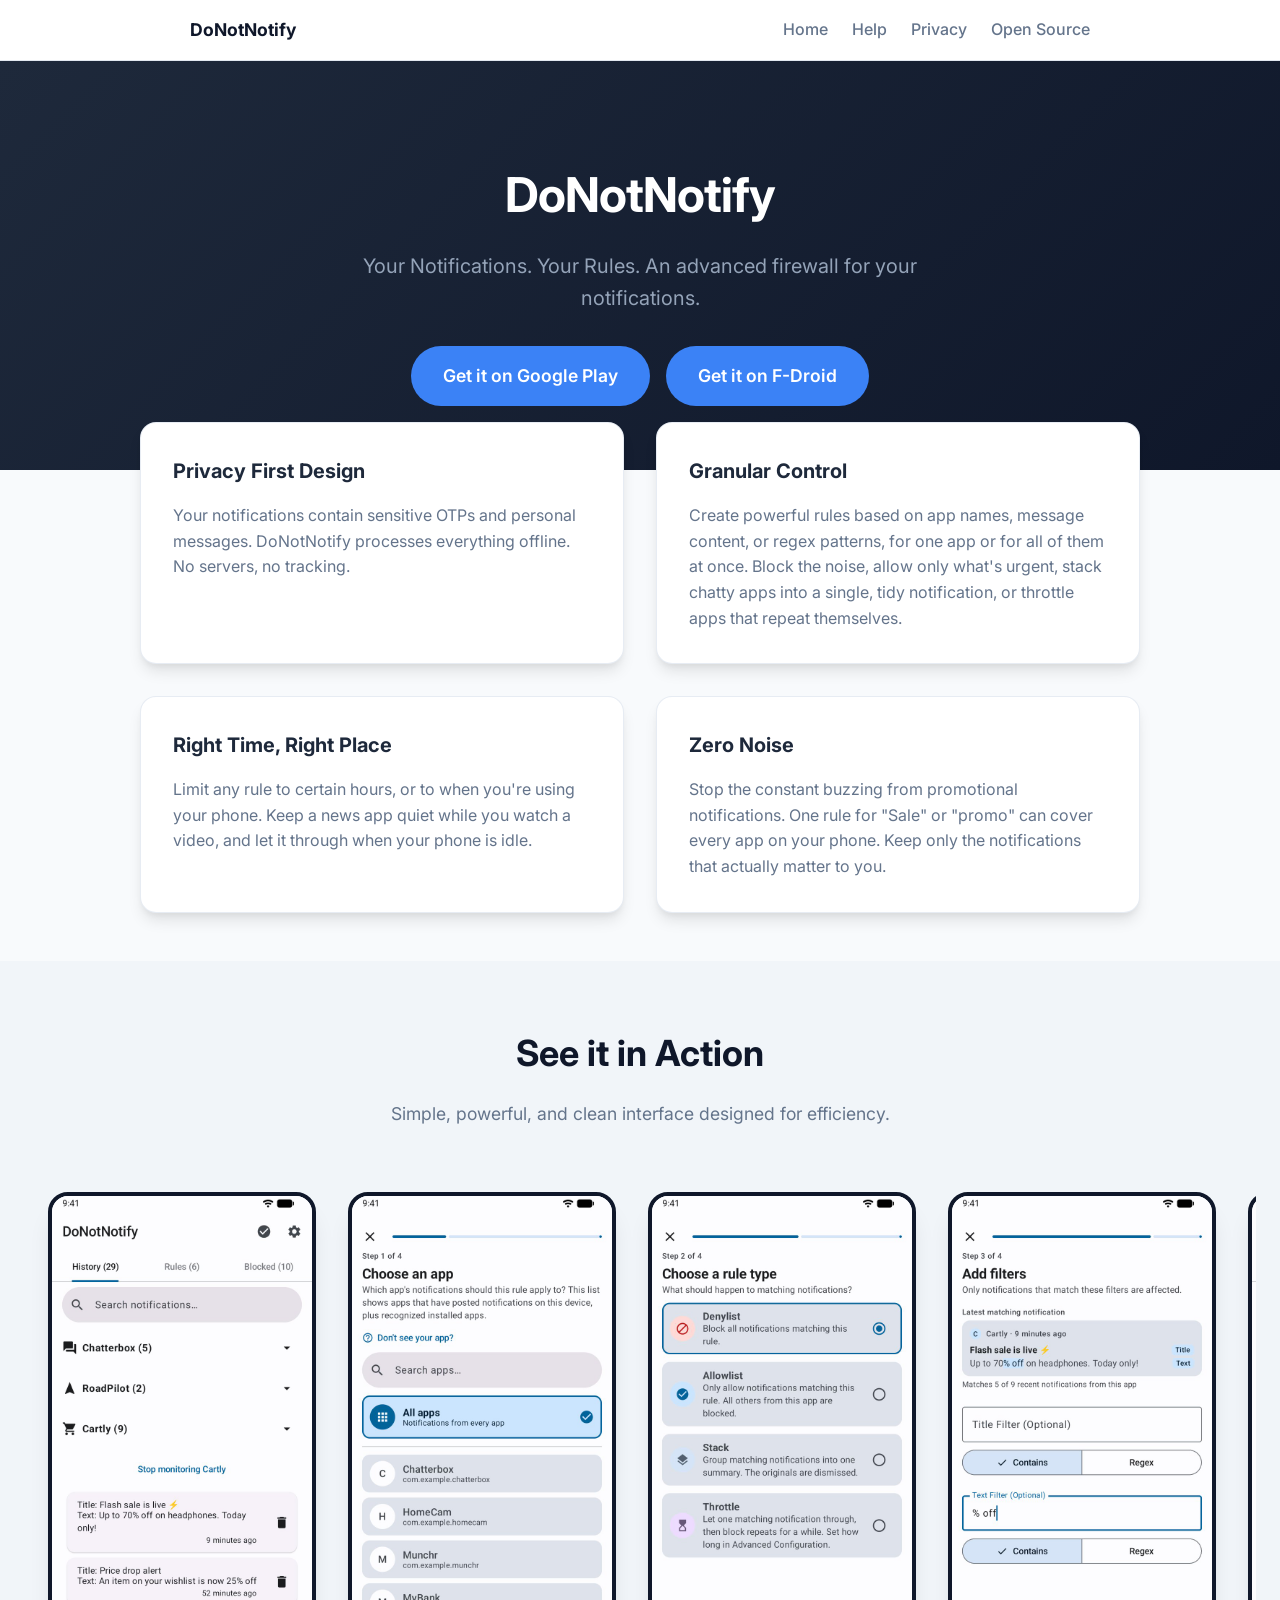
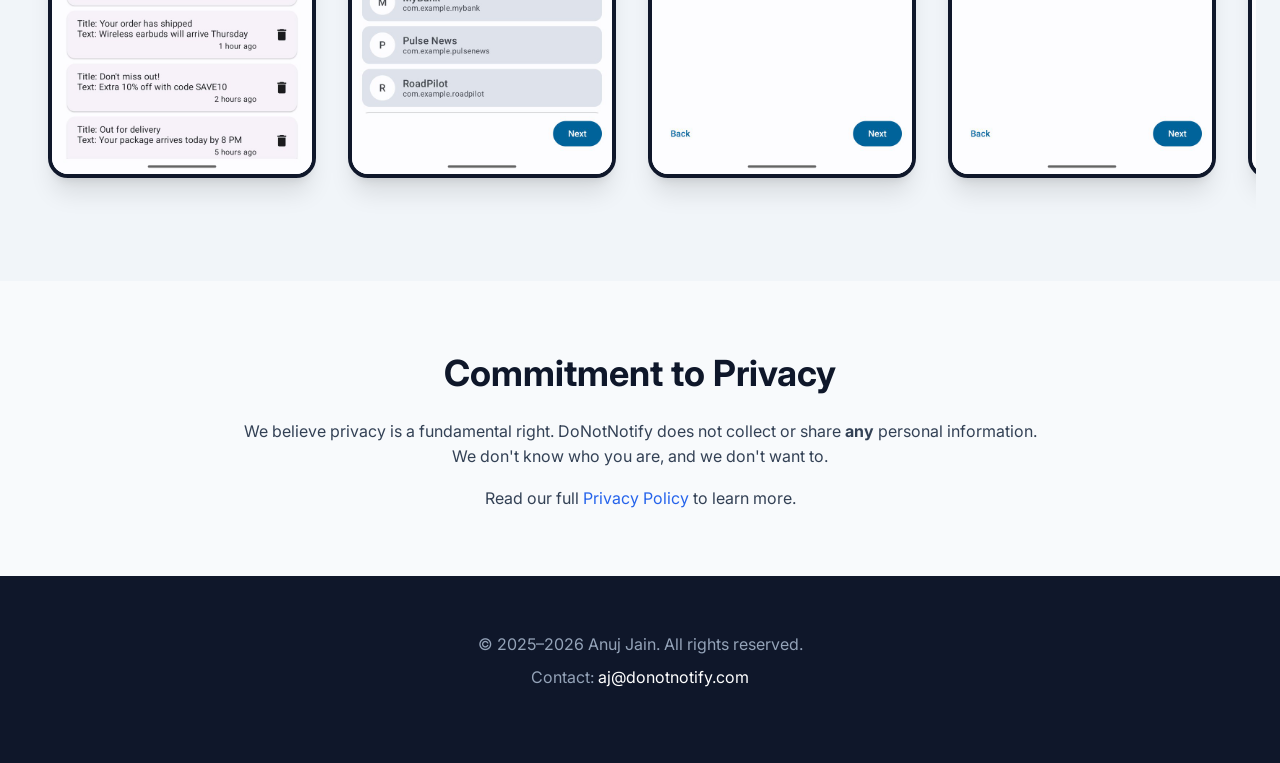
<file: index.html>
<!doctype html>
<html lang="en">

<head>
  <meta charset="utf-8" />
  <meta name="viewport" content="width=device-width, initial-scale=1" />
  <title>DoNotNotify — Regain Your Focus</title>
  <meta name="description"
    content="DoNotNotify is an advanced notification manager for Android. Block unwanted distractions with powerful filters while keeping your data 100% private." />
  <link rel="icon" href="favicon.ico" type="image/x-icon" />
  <link rel="apple-touch-icon" href="apple-touch-icon.png">
  <link rel="stylesheet" href="style.css">

</head>

<body>
  <nav class="main-nav">
    <div class="nav-container">
      <a href="index.html" class="nav-brand">DoNotNotify</a>
      <ul class="nav-links">
        <li><a href="index.html">Home</a></li>
        <li><a href="help.html">Help</a></li>
        <li><a href="privacy.html">Privacy</a></li>
        <li><a href="opensource.html">Open Source</a></li>
      </ul>
    </div>
  </nav>

  <header class="hero">
    <h1>DoNotNotify</h1>
    <p>Your Notifications. Your Rules. An advanced firewall for your notifications.</p>
    <div class="hero-actions">
      <a class="hero-btn" href="https://play.google.com/store/apps/details?id=com.donotnotify.donotnotify">Get it on
        Google Play</a>
      <a class="hero-btn" href="https://f-droid.org/en/packages/com.donotnotify.donotnotify/">Get it on
        F-Droid</a>
    </div>
  </header>

  <main>
    <div class="features-grid">
      <div class="feature-card">
        <h3>Privacy First Design</h3>
        <p>Your notifications contain sensitive OTPs and personal messages. DoNotNotify processes everything offline. No
          servers, no tracking.</p>
      </div>
      <div class="feature-card">
        <h3>Granular Control</h3>
        <p>Create powerful rules based on app names, message content, or regex patterns, for one app or for all of
          them at once. Block the noise, allow only what's urgent, stack chatty apps into a single, tidy
          notification, or throttle apps that repeat themselves.</p>
      </div>
      <div class="feature-card">
        <h3>Right Time, Right Place</h3>
        <p>Limit any rule to certain hours, or to when you're using your phone. Keep a news app quiet while you watch
          a video, and let it through when your phone is idle.</p>
      </div>
      <div class="feature-card">
        <h3>Zero Noise</h3>
        <p>Stop the constant buzzing from promotional notifications. One rule for "Sale" or "promo" can cover every
          app on your phone. Keep only the notifications that actually matter to you.</p>
      </div>
    </div>

    <section class="screenshots-section">
      <h2>See it in Action</h2>
      <p>Simple, powerful, and clean interface designed for efficiency.</p>
      <div class="screenshots-scroller">
        <div class="screenshot-container">
          <img src="images/screenshot-history.jpg" alt="Notification history, grouped by app" class="screenshot-img" loading="lazy">
        </div>
        <div class="screenshot-container">
          <img src="images/screenshot-all-apps.jpg" alt="Choosing All apps, for a rule that applies to every app" class="screenshot-img" loading="lazy">
        </div>
        <div class="screenshot-container">
          <img src="images/screenshot-rule-type.jpg" alt="Choosing a rule type: Denylist, Allowlist, Stack or Throttle" class="screenshot-img" loading="lazy">
        </div>
        <div class="screenshot-container">
          <img src="images/screenshot-add-filters.jpg" alt="Adding filters, with a live preview of the notifications they match" class="screenshot-img" loading="lazy">
        </div>
        <div class="screenshot-container">
          <img src="images/screenshot-rules.jpg" alt="Rules list" class="screenshot-img" loading="lazy">
        </div>
      </div>
    </section>

    <section class="section-container">
      <h2>Commitment to Privacy</h2>
      <p>We believe privacy is a fundamental right. DoNotNotify does not collect or share <strong>any</strong> personal
        information. We don't know who you are, and we don't want to.</p>
      <p>Read our full <a href="privacy.html">Privacy Policy</a> to learn more.</p>
    </section>
  </main>

  <footer>
    <p>© 2025–2026 Anuj Jain. All rights reserved.</p>
    <p>Contact: <a href="mailto:aj@donotnotify.com">aj@donotnotify.com</a></p>
    <div style="margin-top: 1.5rem;">
      <script type="text/javascript" src="https://cdnjs.buymeacoffee.com/1.0.0/button.prod.min.js"
        data-name="bmc-button" data-slug="jainanuj" data-color="#5F7FFF" data-emoji="☕" data-font="Cookie"
        data-text="Buy me a coffee" data-outline-color="#000000" data-font-color="#ffffff"
        data-coffee-color="#FFDD00"></script>
    </div>
  </footer>
</body>

</html>
</file>
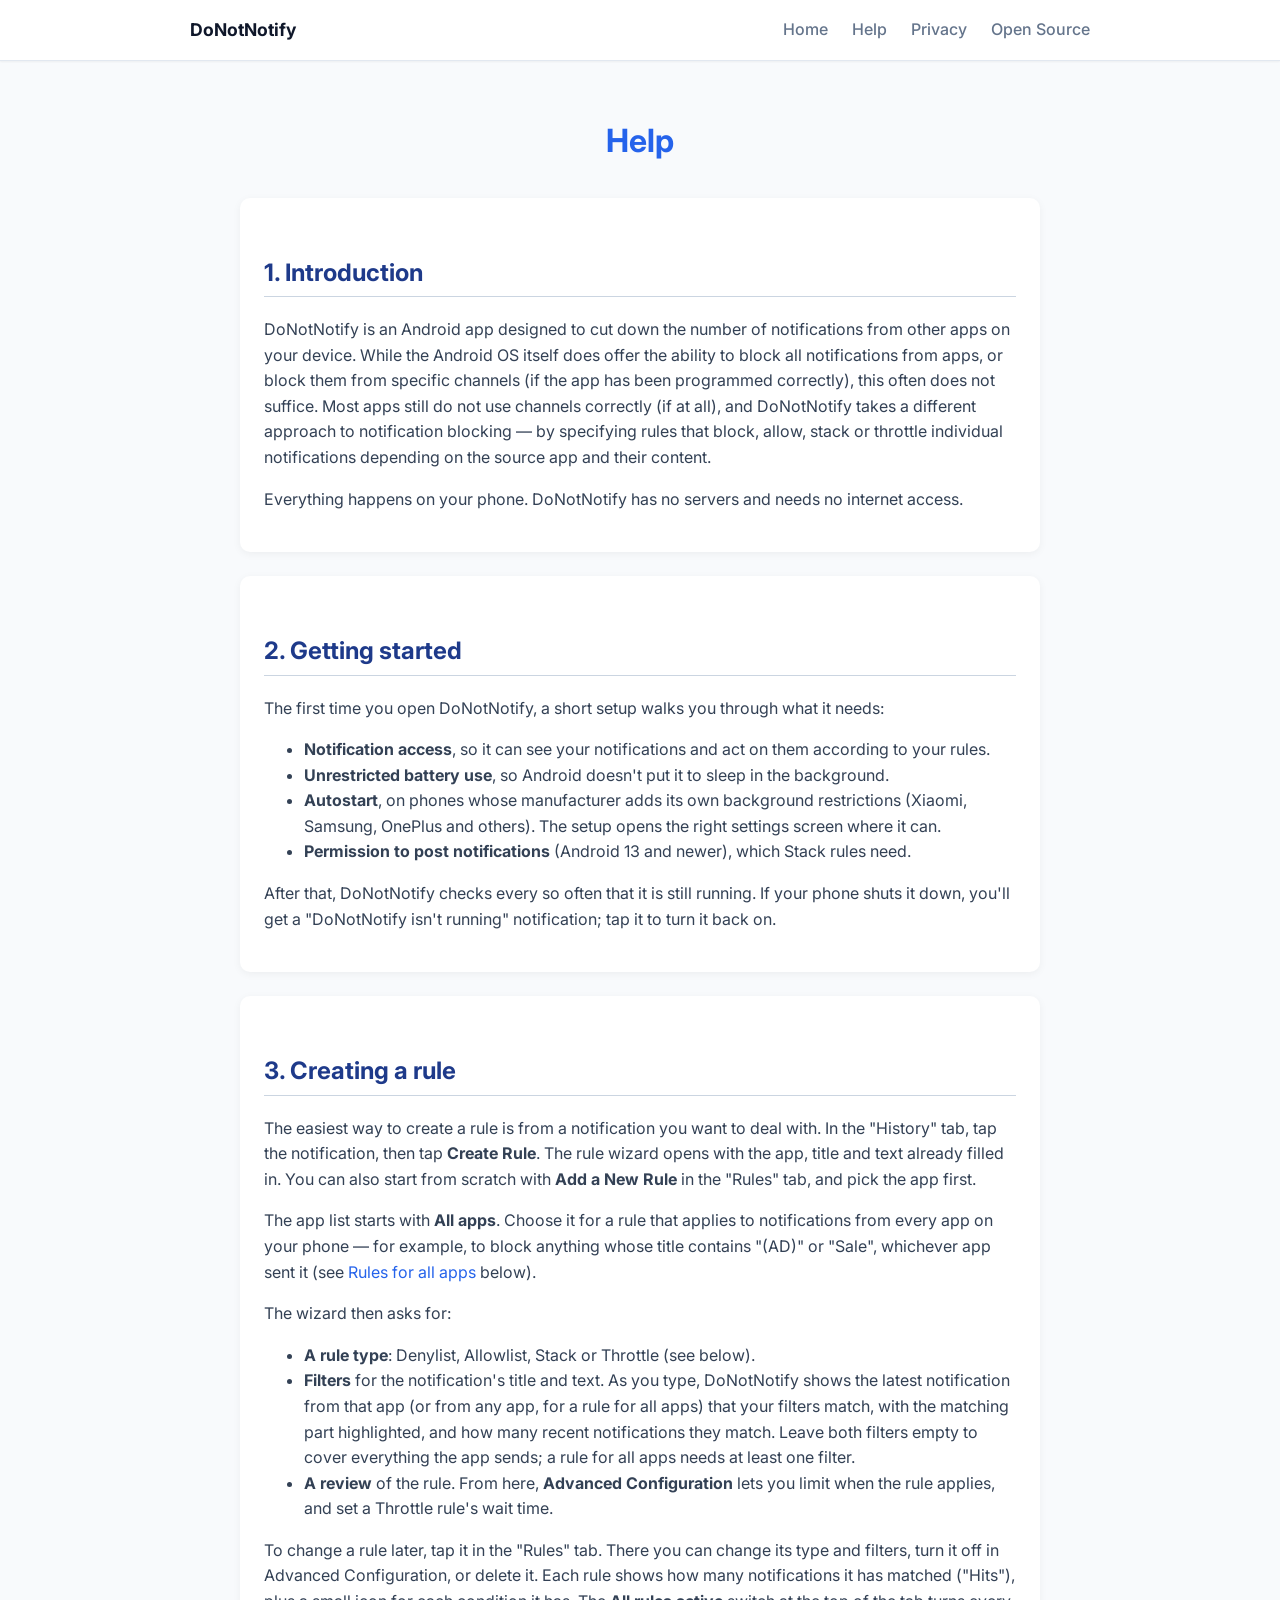
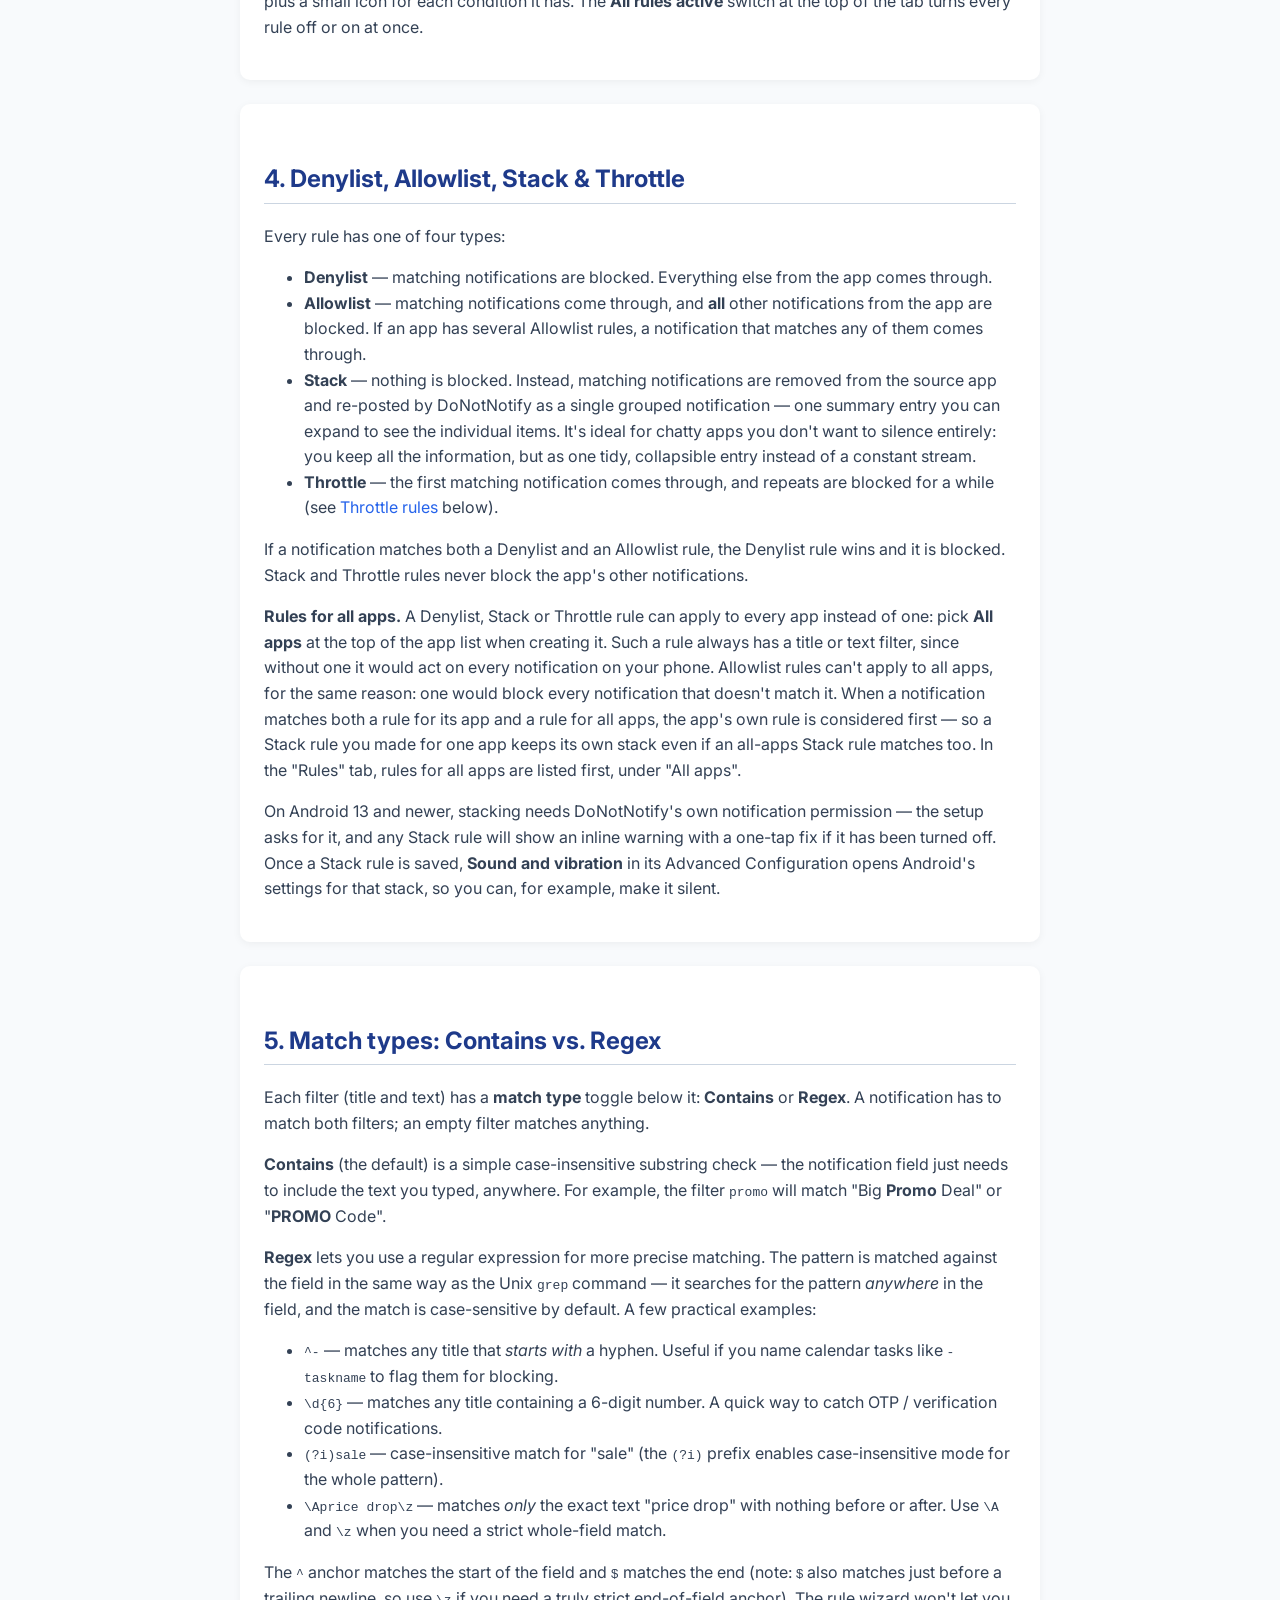
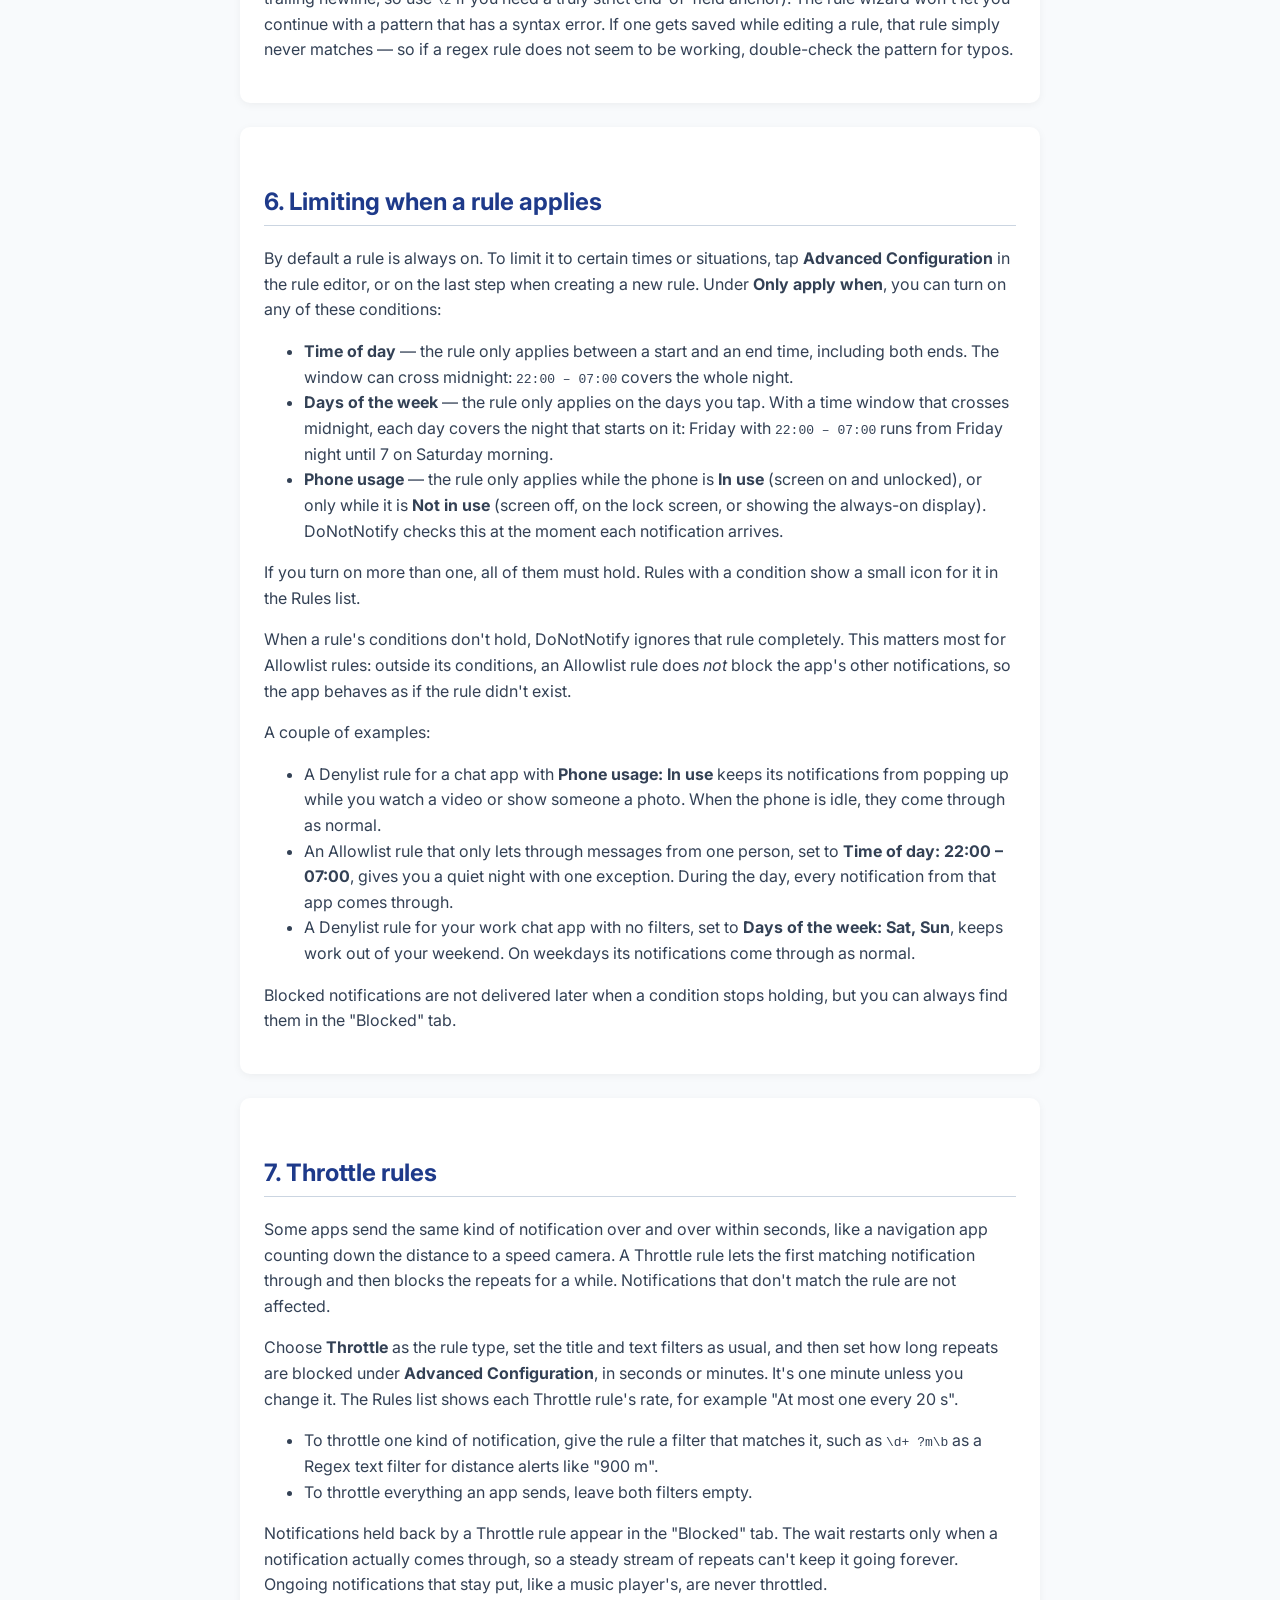
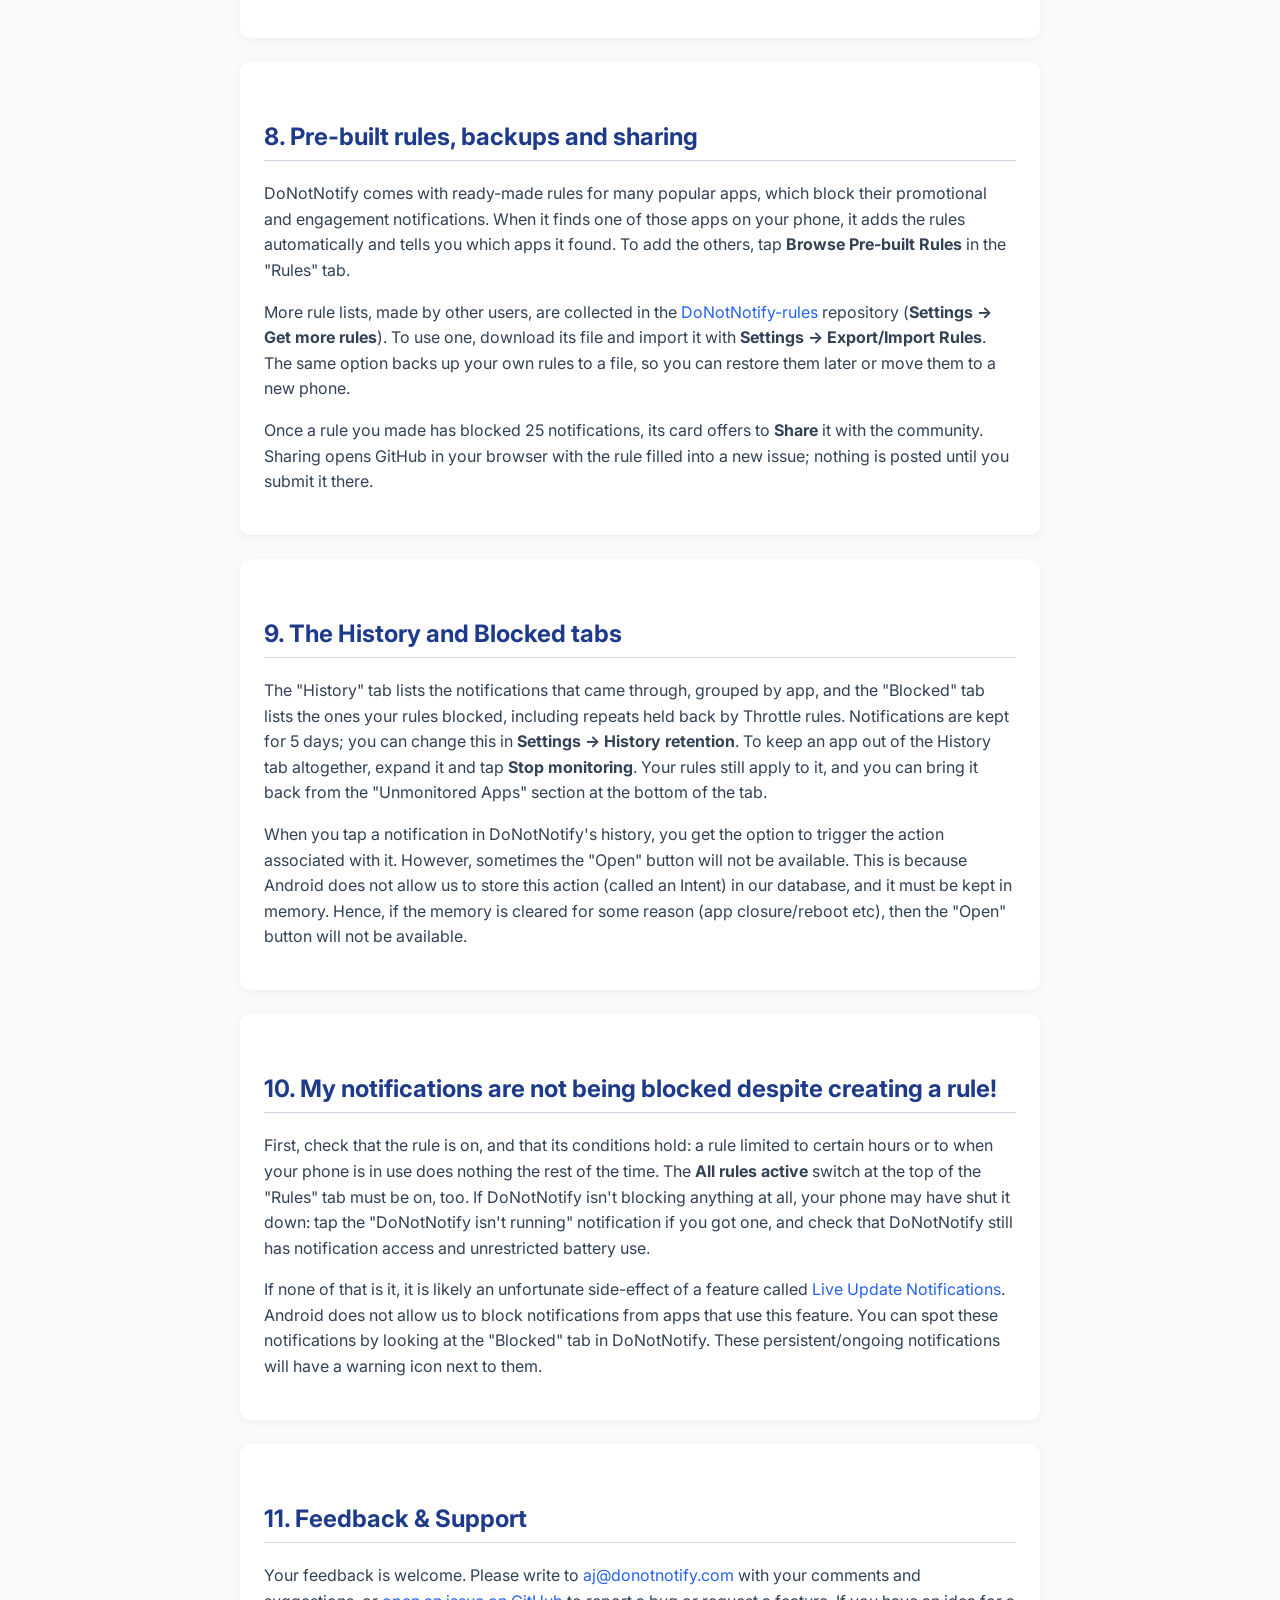
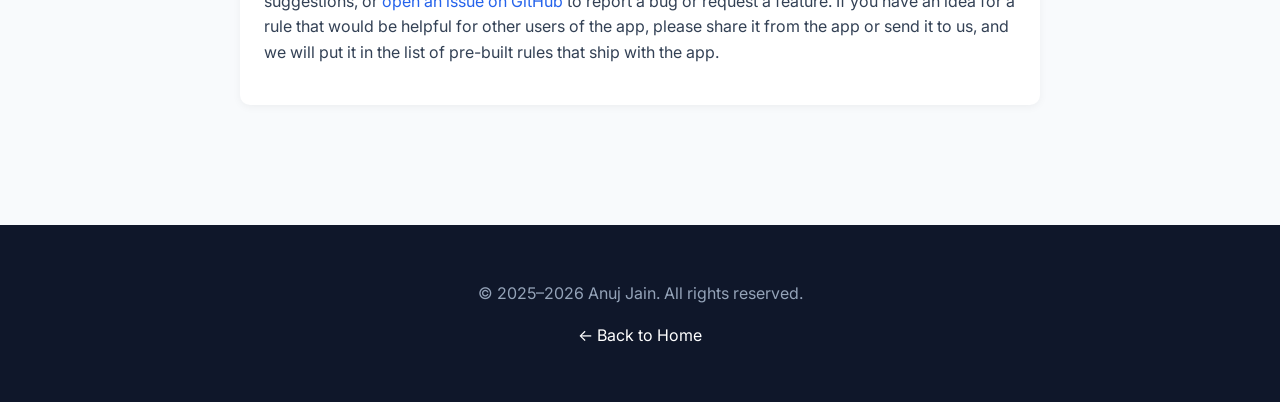
<file: help.html>
<!doctype html>
<html lang="en">

<head>
  <meta charset="utf-8" />
  <meta name="viewport" content="width=device-width, initial-scale=1" />
  <title>Help — DoNotNotify</title>
  <meta name="description"
    content="Help and documentation for DoNotNotify — Android app that blocks unwanted notifications locally on your device." />
  <link rel="icon" href="favicon.ico" type="image/x-icon" />
  <link rel="apple-touch-icon" href="apple-touch-icon.png">
  <link rel="stylesheet" href="style.css">

</head>

<body>

  <nav class="main-nav">
    <div class="nav-container">
      <a href="index.html" class="nav-brand">DoNotNotify</a>
      <ul class="nav-links">
        <li><a href="index.html">Home</a></li>
        <li><a href="help.html">Help</a></li>
        <li><a href="privacy.html">Privacy</a></li>
        <li><a href="opensource.html">Open Source</a></li>
      </ul>
    </div>
  </nav>

  <main class="docs-container">
    <header>
      <h1>Help</h1>
    </header>

    <section class="section">
      <h2>1. Introduction</h2>
      <p>
        DoNotNotify is an Android app designed to cut down the number of notifications from other apps on your device.
        While the Android OS itself does offer the ability to block all notifications from apps, or block them
        from specific channels (if the app has been programmed correctly), this often does not suffice. Most apps still
        do not use channels correctly (if at all), and DoNotNotify takes a different approach to notification
        blocking &mdash; by specifying rules that block, allow, stack or throttle individual notifications depending on
        the source app and their content.
      </p>
      <p>
        Everything happens on your phone. DoNotNotify has no servers and needs no internet access.
      </p>
    </section>

    <section class="section">
      <h2>2. Getting started</h2>
      <p>
        The first time you open DoNotNotify, a short setup walks you through what it needs:
      </p>
      <ul>
        <li><b>Notification access</b>, so it can see your notifications and act on them according to your rules.</li>
        <li><b>Unrestricted battery use</b>, so Android doesn't put it to sleep in the background.</li>
        <li><b>Autostart</b>, on phones whose manufacturer adds its own background restrictions (Xiaomi, Samsung,
          OnePlus and others). The setup opens the right settings screen where it can.</li>
        <li><b>Permission to post notifications</b> (Android 13 and newer), which Stack rules need.</li>
      </ul>
      <p>
        After that, DoNotNotify checks every so often that it is still running. If your phone shuts it down, you'll get
        a "DoNotNotify isn't running" notification; tap it to turn it back on.
      </p>
    </section>

    <section class="section">
      <h2>3. Creating a rule</h2>
      <p>
        The easiest way to create a rule is from a notification you want to deal with. In the "History" tab, tap
        the notification, then tap <b>Create Rule</b>. The rule wizard opens with the app, title and text already
        filled in. You can also start from scratch with <b>Add a New Rule</b> in the "Rules" tab, and pick the app
        first.
      </p>
      <p>
        The app list starts with <b>All apps</b>. Choose it for a rule that applies to notifications from every app
        on your phone &mdash; for example, to block anything whose title contains "(AD)" or "Sale", whichever app
        sent it (see <a href="#all-apps">Rules for all apps</a> below).
      </p>
      <p>The wizard then asks for:</p>
      <ul>
        <li><b>A rule type</b>: Denylist, Allowlist, Stack or Throttle (see below).</li>
        <li><b>Filters</b> for the notification's title and text. As you type, DoNotNotify shows the latest
          notification from that app (or from any app, for a rule for all apps) that your filters match, with the
          matching part highlighted, and how many recent notifications they match. Leave both filters empty to cover
          everything the app sends; a rule for all apps needs at least one filter.</li>
        <li><b>A review</b> of the rule. From here, <b>Advanced Configuration</b> lets you limit when the rule
          applies, and set a Throttle rule's wait time.</li>
      </ul>
      <p>
        To change a rule later, tap it in the "Rules" tab. There you can change its type and filters, turn it off in
        Advanced Configuration, or delete it. Each rule shows how many notifications it has matched ("Hits"), plus a
        small icon for each condition it has. The <b>All rules active</b> switch at the top of the tab turns every
        rule off or on at once.
      </p>
    </section>

    <section class="section">
      <h2>4. Denylist, Allowlist, Stack &amp; Throttle</h2>
      <p>
        Every rule has one of four types:
      </p>
      <ul>
        <li><b>Denylist</b> &mdash; matching notifications are blocked. Everything else from the app comes through.</li>
        <li><b>Allowlist</b> &mdash; matching notifications come through, and <b>all</b> other notifications from
          the app are blocked. If an app has several Allowlist rules, a notification that matches any of them comes
          through.</li>
        <li><b>Stack</b> &mdash; nothing is blocked. Instead, matching notifications are removed from the source app
          and re-posted by DoNotNotify as a single grouped notification &mdash; one summary entry you can expand to
          see the individual items. It's ideal for chatty apps you don't want to silence entirely: you keep all the
          information, but as one tidy, collapsible entry instead of a constant stream.</li>
        <li><b>Throttle</b> &mdash; the first matching notification comes through, and repeats are blocked for a
          while (see <a href="#throttle">Throttle rules</a> below).</li>
      </ul>
      <p>
        If a notification matches both a Denylist and an Allowlist rule, the Denylist rule wins and it is blocked.
        Stack and Throttle rules never block the app's other notifications.
      </p>
      <p id="all-apps">
        <b>Rules for all apps.</b> A Denylist, Stack or Throttle rule can apply to every app instead of one: pick
        <b>All apps</b> at the top of the app list when creating it. Such a rule always has a title or text filter,
        since without one it would act on every notification on your phone. Allowlist rules can't apply to all apps,
        for the same reason: one would block every notification that doesn't match it. When a notification matches
        both a rule for its app and a rule for all apps, the app's own rule is considered first &mdash; so a Stack
        rule you made for one app keeps its own stack even if an all-apps Stack rule matches too. In the "Rules"
        tab, rules for all apps are listed first, under "All apps".
      </p>
      <p>
        On Android 13 and newer, stacking needs DoNotNotify's own notification permission &mdash; the setup asks
        for it, and any Stack rule will show an inline warning with a one-tap fix if it has been turned off. Once a
        Stack rule is saved, <b>Sound and vibration</b> in its Advanced Configuration opens Android's settings for
        that stack, so you can, for example, make it silent.
      </p>
    </section>

    <section class="section">
      <h2>5. Match types: Contains vs. Regex</h2>
      <p>
        Each filter (title and text) has a <b>match type</b> toggle below it: <b>Contains</b> or <b>Regex</b>.
        A notification has to match both filters; an empty filter matches anything.
      </p>
      <p>
        <b>Contains</b> (the default) is a simple case-insensitive substring check — the notification field just needs
        to include the text you typed, anywhere. For example, the filter <code>promo</code> will match
        "Big <b>Promo</b> Deal" or "<b>PROMO</b> Code".
      </p>
      <p>
        <b>Regex</b> lets you use a regular expression for more precise matching. The pattern is matched
        against the field in the same way as the Unix <code>grep</code> command — it searches for the pattern
        <em>anywhere</em> in the field, and the match is case-sensitive by default. A few practical examples:
      </p>
      <ul>
        <li><code>^-</code> — matches any title that <em>starts with</em> a hyphen. Useful if you name calendar
          tasks like <code>-taskname</code> to flag them for blocking.</li>
        <li><code>\d{6}</code> — matches any title containing a 6-digit number. A quick way to catch OTP / verification
          code notifications.</li>
        <li><code>(?i)sale</code> — case-insensitive match for "sale" (the <code>(?i)</code> prefix enables
          case-insensitive mode for the whole pattern).</li>
        <li><code>\Aprice drop\z</code> — matches <em>only</em> the exact text "price drop" with nothing before or
          after. Use <code>\A</code> and <code>\z</code> when you need a strict whole-field match.</li>
      </ul>
      <p>
        The <code>^</code> anchor matches the start of the field and <code>$</code> matches the end (note: <code>$</code>
        also matches just before a trailing newline, so use <code>\z</code> if you need a truly strict end-of-field
        anchor). The rule wizard won't let you continue with a pattern that has a syntax error. If one gets saved
        while editing a rule, that rule simply never matches &mdash; so if a regex rule does not seem to be working,
        double-check the pattern for typos.
      </p>
    </section>

    <section class="section">
      <h2>6. Limiting when a rule applies</h2>
      <p>
        By default a rule is always on. To limit it to certain times or situations, tap <b>Advanced
        Configuration</b> in the rule editor, or on the last step when creating a new rule. Under <b>Only apply
        when</b>, you can turn on any of these conditions:
      </p>
      <ul>
        <li><b>Time of day</b> &mdash; the rule only applies between a start and an end time, including both ends.
          The window can cross midnight: <code>22:00 – 07:00</code> covers the whole night.</li>
        <li><b>Days of the week</b> &mdash; the rule only applies on the days you tap. With a time window that crosses
          midnight, each day covers the night that starts on it: Friday with <code>22:00 – 07:00</code> runs from
          Friday night until 7 on Saturday morning.</li>
        <li><b>Phone usage</b> &mdash; the rule only applies while the phone is <b>In use</b> (screen on and
          unlocked), or only while it is <b>Not in use</b> (screen off, on the lock screen, or showing the always-on
          display). DoNotNotify checks this at the moment each notification arrives.</li>
      </ul>
      <p>
        If you turn on more than one, all of them must hold. Rules with a condition show a small icon for it in the
        Rules list.
      </p>
      <p>
        When a rule's conditions don't hold, DoNotNotify ignores that rule completely. This matters most for
        Allowlist rules: outside its conditions, an Allowlist rule does <i>not</i> block the app's other
        notifications, so the app behaves as if the rule didn't exist.
      </p>
      <p>
        A couple of examples:
      </p>
      <ul>
        <li>A Denylist rule for a chat app with <b>Phone usage: In use</b> keeps its notifications from popping up
          while you watch a video or show someone a photo. When the phone is idle, they come through as normal.</li>
        <li>An Allowlist rule that only lets through messages from one person, set to <b>Time of day:
            22:00 – 07:00</b>, gives you a quiet night with one exception. During the day, every notification from
          that app comes through.</li>
        <li>A Denylist rule for your work chat app with no filters, set to <b>Days of the week: Sat, Sun</b>, keeps
          work out of your weekend. On weekdays its notifications come through as normal.</li>
      </ul>
      <p>
        Blocked notifications are not delivered later when a condition stops holding, but you can always find them
        in the "Blocked" tab.
      </p>
    </section>

    <section class="section" id="throttle">
      <h2>7. Throttle rules</h2>
      <p>
        Some apps send the same kind of notification over and over within seconds, like a navigation app counting
        down the distance to a speed camera. A Throttle rule lets the first matching notification through and then
        blocks the repeats for a while. Notifications that don't match the rule are not affected.
      </p>
      <p>
        Choose <b>Throttle</b> as the rule type, set the title and text filters as usual, and then set how long
        repeats are blocked under <b>Advanced Configuration</b>, in seconds or minutes. It's one minute unless you
        change it. The Rules list shows each Throttle rule's rate, for example "At most one every 20 s".
      </p>
      <ul>
        <li>To throttle one kind of notification, give the rule a filter that matches it, such as
          <code>\d+ ?m\b</code> as a Regex text filter for distance alerts like "900 m".</li>
        <li>To throttle everything an app sends, leave both filters empty.</li>
      </ul>
      <p>
        Notifications held back by a Throttle rule appear in the "Blocked" tab. The wait restarts only when a
        notification actually comes through, so a steady stream of repeats can't keep it going forever. Ongoing
        notifications that stay put, like a music player's, are never throttled.
      </p>
    </section>

    <section class="section">
      <h2>8. Pre-built rules, backups and sharing</h2>
      <p>
        DoNotNotify comes with ready-made rules for many popular apps, which block their promotional and engagement
        notifications. When it finds one of those apps on your phone, it adds the rules automatically and tells you
        which apps it found. To add the others, tap <b>Browse Pre-built Rules</b> in the "Rules" tab.
      </p>
      <p>
        More rule lists, made by other users, are collected in the
        <a href="https://github.com/anujja/DoNotNotify-rules" target="_blank">DoNotNotify-rules</a> repository
        (<b>Settings &rarr; Get more rules</b>). To use one, download its file and import it with
        <b>Settings &rarr; Export/Import Rules</b>. The same option backs up your own rules to a file, so you can
        restore them later or move them to a new phone.
      </p>
      <p>
        Once a rule you made has blocked 25 notifications, its card offers to <b>Share</b> it with the community.
        Sharing opens GitHub in your browser with the rule filled into a new issue; nothing is posted until you
        submit it there.
      </p>
    </section>

    <section class="section">
      <h2>9. The History and Blocked tabs</h2>
      <p>
        The "History" tab lists the notifications that came through, grouped by app, and the "Blocked" tab lists the
        ones your rules blocked, including repeats held back by Throttle rules. Notifications are kept for 5 days;
        you can change this in <b>Settings &rarr; History retention</b>. To keep an app out of the History tab
        altogether, expand it and tap <b>Stop monitoring</b>. Your rules still apply to it, and you can bring it back
        from the "Unmonitored Apps" section at the bottom of the tab.
      </p>
      <p>
        When you tap a notification in DoNotNotify's history, you get the option to trigger the action associated
        with it. However, sometimes the "Open" button will not be available. This is because Android does not allow
        us to store this action (called an Intent) in our database, and it must be kept in memory. Hence, if the
        memory is cleared for some reason (app closure/reboot etc), then the "Open" button will not be available.
      </p>
    </section>

    <section class="section">
      <h2>10. My notifications are not being blocked despite creating a rule!</h2>
      <p>
        First, check that the rule is on, and that its conditions hold: a rule limited to certain hours or to when
        your phone is in use does nothing the rest of the time. The <b>All rules active</b> switch at the top of the
        "Rules" tab must be on, too. If DoNotNotify isn't blocking anything at all, your phone may have shut it down:
        tap the "DoNotNotify isn't running" notification if you got one, and check that DoNotNotify still has
        notification access and unrestricted battery use.
      </p>
      <p>
        If none of that is it, it is likely an unfortunate side-effect of a feature called <a
          href="https://developer.android.com/develop/ui/views/notifications/live-update" target="_blank">
          Live Update Notifications</a>. Android does not allow us to block notifications from apps that use this
        feature. You can spot these notifications by looking at the "Blocked" tab in DoNotNotify. These
        persistent/ongoing notifications will have a warning icon next to them.
      </p>
    </section>

    <section class="section">
      <h2>11. Feedback &amp; Support</h2>
      <p>
        Your feedback is welcome. Please write to <a href="mailto:aj@donotnotify.com">aj@donotnotify.com</a> with your
        comments and suggestions, or <a href="https://github.com/anujja/DoNotNotify/issues" target="_blank">open an
        issue on GitHub</a> to report a bug or request a feature. If you have an idea for a rule that would be
        helpful for other users of the app, please share it from the app or send it to us, and we will put it in the
        list of pre-built rules that ship with the app.
      </p>
    </section>
  </main>

  <footer>
    <p>© 2025–2026 Anuj Jain. All rights reserved.</p>
    <div style="margin-top: 1rem; margin-bottom: 1rem;">
      <script type="text/javascript" src="https://cdnjs.buymeacoffee.com/1.0.0/button.prod.min.js"
        data-name="bmc-button" data-slug="jainanuj" data-color="#5F7FFF" data-emoji="☕" data-font="Cookie"
        data-text="Buy me a coffee" data-outline-color="#000000" data-font-color="#ffffff"
        data-coffee-color="#FFDD00"></script>
    </div>
    <p><a href="index.html">← Back to Home</a></p>
  </footer>

</body>

</html>
</file>
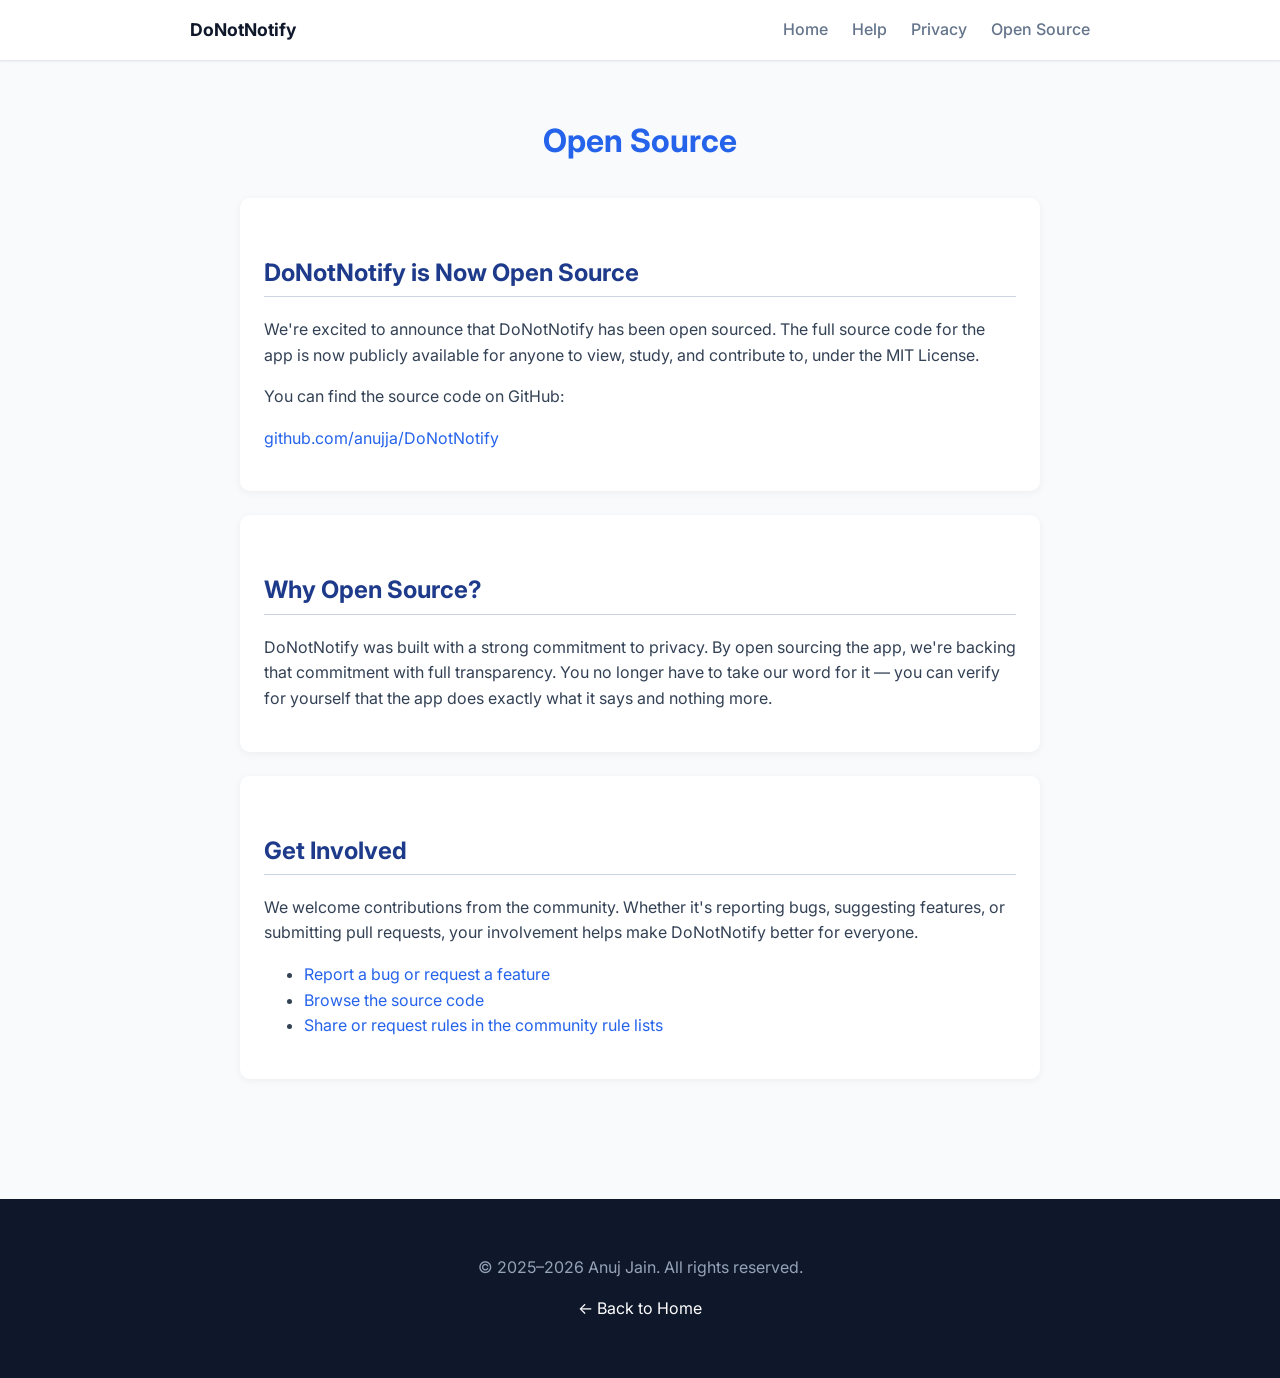
<file: opensource.html>
<!doctype html>
<html lang="en">

<head>
  <meta charset="utf-8" />
  <meta name="viewport" content="width=device-width, initial-scale=1" />
  <title>Open Source — DoNotNotify</title>
  <meta name="description"
    content="DoNotNotify is now open source. View the source code, contribute, and help improve the Android notification manager." />
  <link rel="icon" href="favicon.ico" type="image/x-icon" />
  <link rel="apple-touch-icon" href="apple-touch-icon.png">
  <link rel="stylesheet" href="style.css">

</head>

<body>

  <nav class="main-nav">
    <div class="nav-container">
      <a href="index.html" class="nav-brand">DoNotNotify</a>
      <ul class="nav-links">
        <li><a href="index.html">Home</a></li>
        <li><a href="help.html">Help</a></li>
        <li><a href="privacy.html">Privacy</a></li>
        <li><a href="opensource.html">Open Source</a></li>
      </ul>
    </div>
  </nav>

  <main class="docs-container">
    <header>
      <h1>Open Source</h1>
    </header>

    <section class="section">
      <h2>DoNotNotify is Now Open Source</h2>
      <p>
        We're excited to announce that DoNotNotify has been open sourced. The full source code for the app
        is now publicly available for anyone to view, study, and contribute to, under the MIT License.
      </p>
      <p>
        You can find the source code on GitHub:
      </p>
      <p>
        <a href="https://github.com/anujja/DoNotNotify" target="_blank">github.com/anujja/DoNotNotify</a>
      </p>
    </section>

    <section class="section">
      <h2>Why Open Source?</h2>
      <p>
        DoNotNotify was built with a strong commitment to privacy. By open sourcing the app, we're backing
        that commitment with full transparency. You no longer have to take our word for it — you can verify
        for yourself that the app does exactly what it says and nothing more.
      </p>
    </section>

    <section class="section">
      <h2>Get Involved</h2>
      <p>
        We welcome contributions from the community. Whether it's reporting bugs, suggesting features,
        or submitting pull requests, your involvement helps make DoNotNotify better for everyone.
      </p>
      <ul>
        <li><a href="https://github.com/anujja/DoNotNotify/issues" target="_blank">Report a bug or request a feature</a>
        </li>
        <li><a href="https://github.com/anujja/DoNotNotify" target="_blank">Browse the source code</a></li>
        <li><a href="https://github.com/anujja/DoNotNotify-rules" target="_blank">Share or request rules in the
            community rule lists</a></li>
      </ul>
    </section>
  </main>

  <footer>
    <p>© 2025–2026 Anuj Jain. All rights reserved.</p>
    <div style="margin-top: 1rem; margin-bottom: 1rem;">
      <script type="text/javascript" src="https://cdnjs.buymeacoffee.com/1.0.0/button.prod.min.js"
        data-name="bmc-button" data-slug="jainanuj" data-color="#5F7FFF" data-emoji="☕" data-font="Cookie"
        data-text="Buy me a coffee" data-outline-color="#000000" data-font-color="#ffffff"
        data-coffee-color="#FFDD00"></script>
    </div>
    <p><a href="index.html">← Back to Home</a></p>
  </footer>

</body>

</html>
</file>
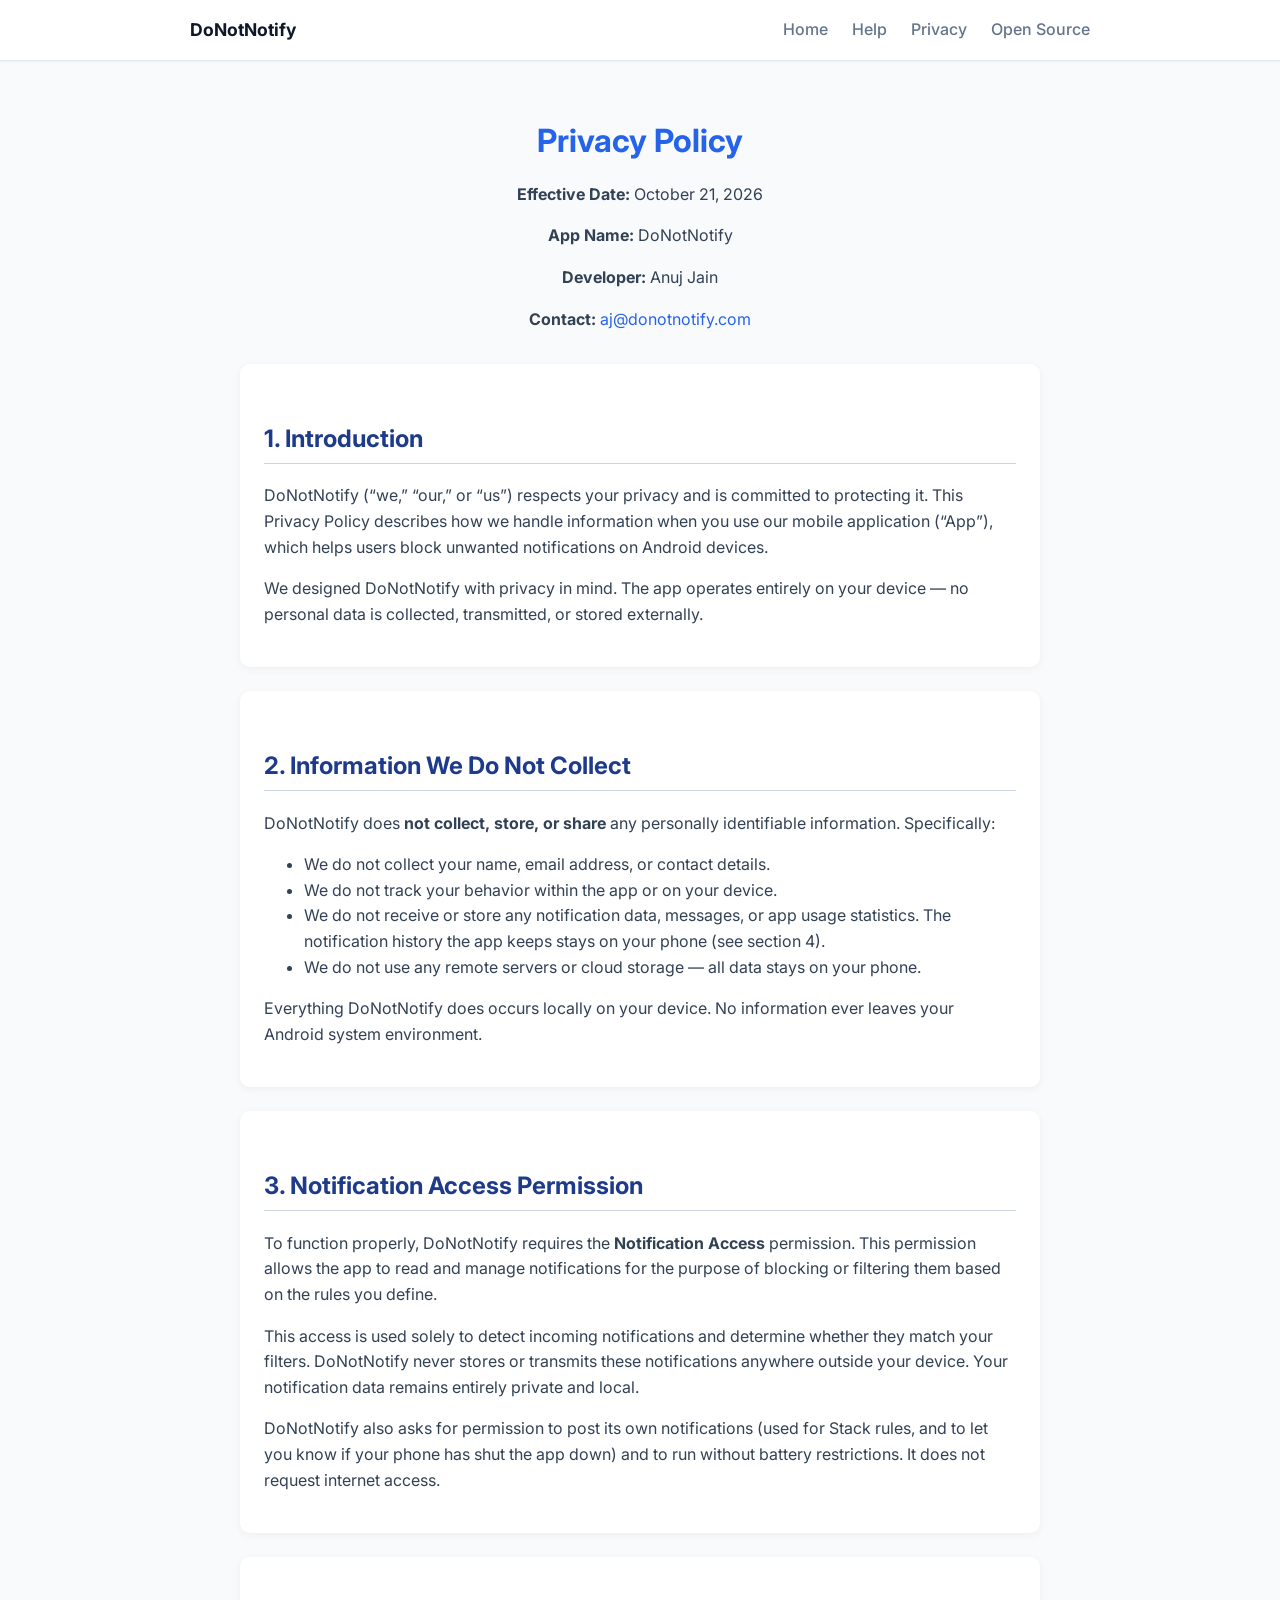
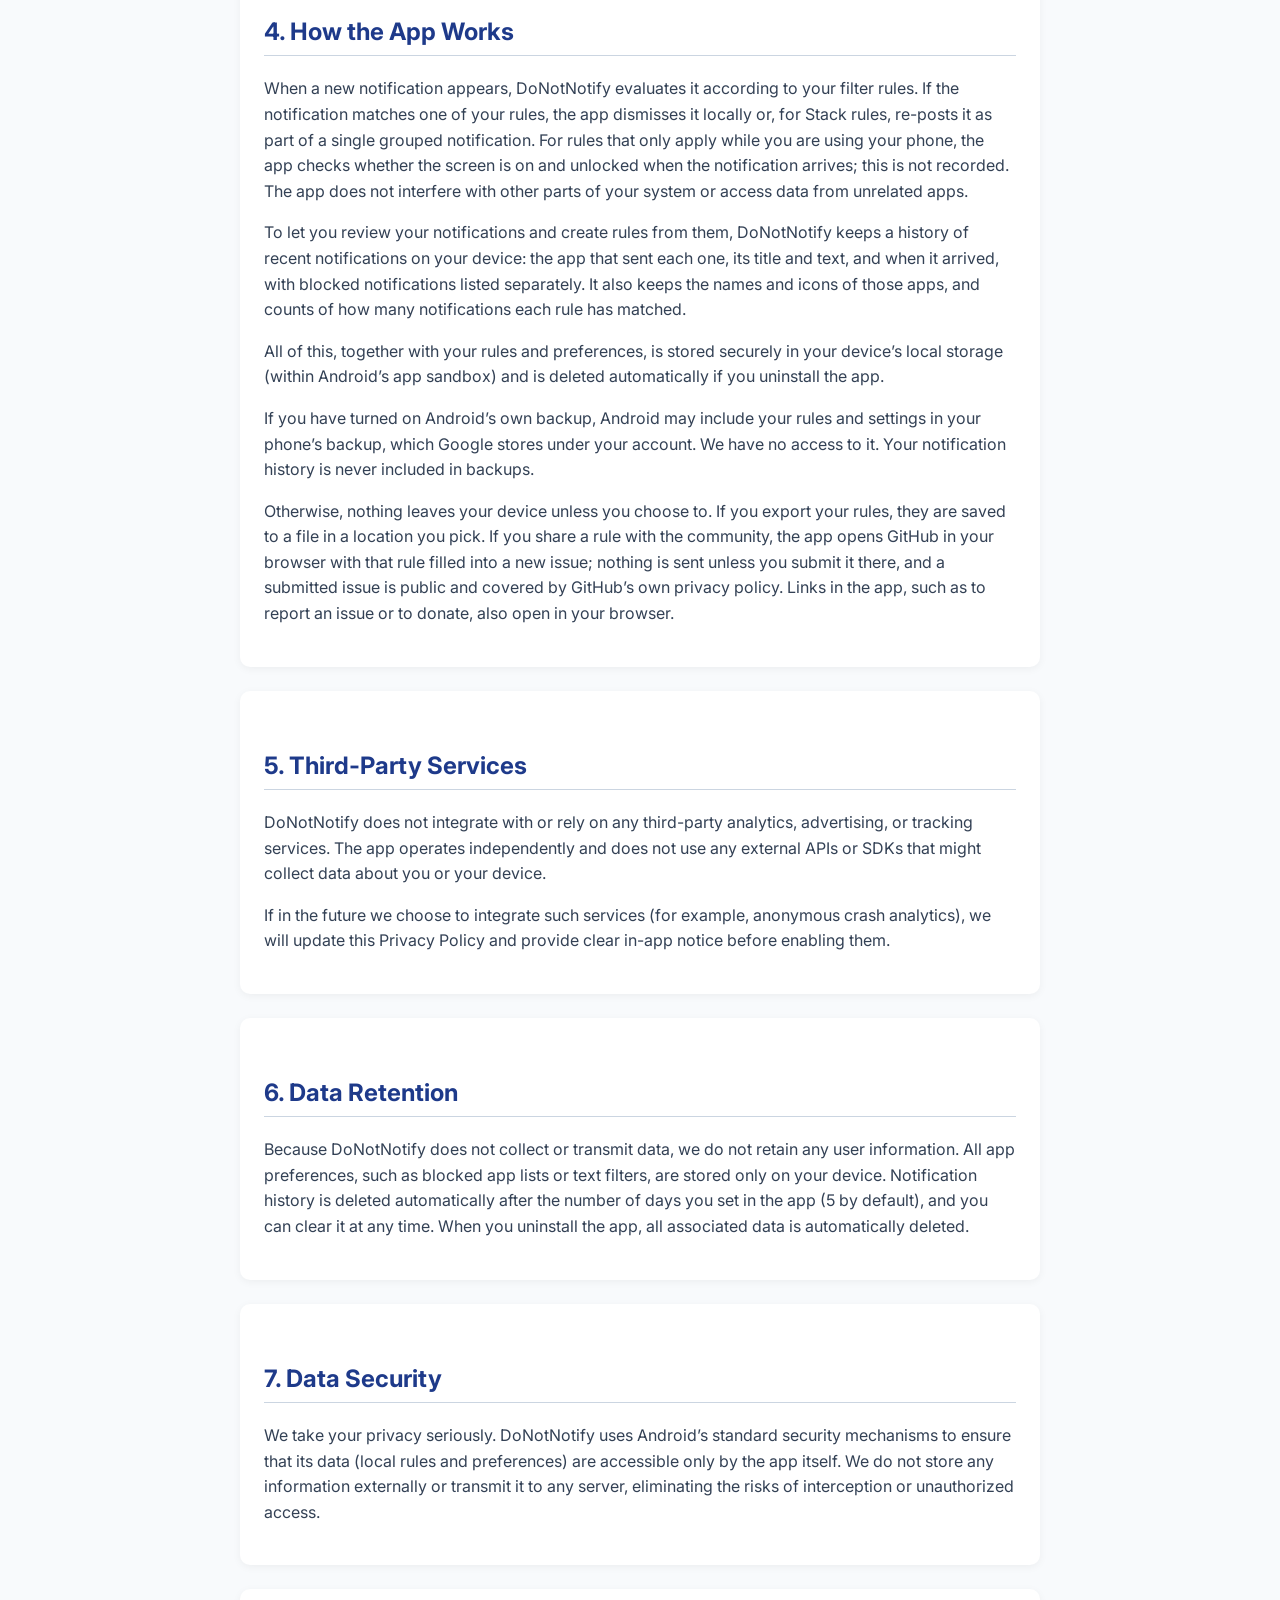
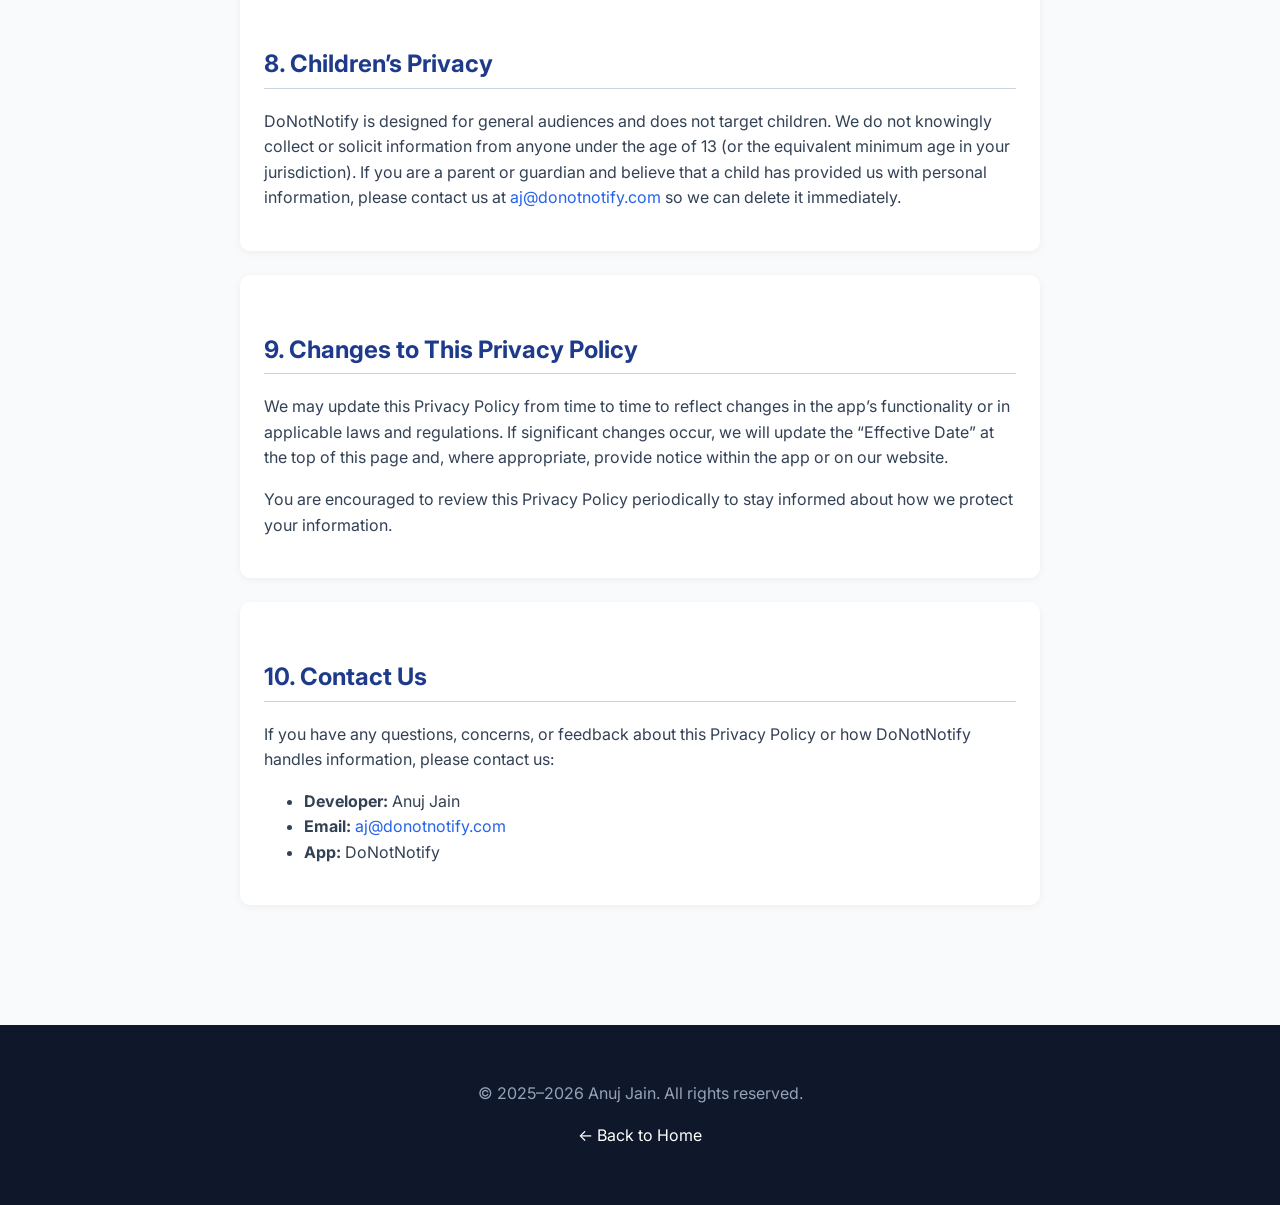
<file: privacy.html>
<!doctype html>
<html lang="en">

<head>
  <meta charset="utf-8" />
  <meta name="viewport" content="width=device-width, initial-scale=1" />
  <title>Privacy Policy — DoNotNotify</title>
  <meta name="description"
    content="Privacy Policy for DoNotNotify — Android app that blocks unwanted notifications locally on your device." />
  <link rel="icon" href="favicon.ico" type="image/x-icon" />
  <link rel="apple-touch-icon" href="apple-touch-icon.png">
  <link rel="stylesheet" href="style.css">

</head>

<body>

  <nav class="main-nav">
    <div class="nav-container">
      <a href="index.html" class="nav-brand">DoNotNotify</a>
      <ul class="nav-links">
        <li><a href="index.html">Home</a></li>
        <li><a href="help.html">Help</a></li>
        <li><a href="privacy.html">Privacy</a></li>
        <li><a href="opensource.html">Open Source</a></li>
      </ul>
    </div>
  </nav>

  <main class="docs-container">
    <header>
      <h1>Privacy Policy</h1>
      <p><strong>Effective Date:</strong> October 21, 2026</p>
      <p><strong>App Name:</strong> DoNotNotify</p>
      <p><strong>Developer:</strong> Anuj Jain</p>
      <p><strong>Contact:</strong> <a href="mailto:aj@donotnotify.com">aj@donotnotify.com</a></p>
    </header>

    <section class="section">
      <h2>1. Introduction</h2>
      <p>
        DoNotNotify (“we,” “our,” or “us”) respects your privacy and is committed to protecting it.
        This Privacy Policy describes how we handle information when you use our mobile application (“App”),
        which helps users block unwanted notifications on Android devices.
      </p>
      <p>
        We designed DoNotNotify with privacy in mind. The app operates entirely on your device —
        no personal data is collected, transmitted, or stored externally.
      </p>
    </section>

    <section class="section">
      <h2>2. Information We Do Not Collect</h2>
      <p>
        DoNotNotify does <strong>not collect, store, or share</strong> any personally identifiable information.
        Specifically:
      </p>
      <ul>
        <li>We do not collect your name, email address, or contact details.</li>
        <li>We do not track your behavior within the app or on your device.</li>
        <li>We do not receive or store any notification data, messages, or app usage statistics. The notification
          history the app keeps stays on your phone (see section 4).</li>
        <li>We do not use any remote servers or cloud storage — all data stays on your phone.</li>
      </ul>
      <p>
        Everything DoNotNotify does occurs locally on your device.
        No information ever leaves your Android system environment.
      </p>
    </section>

    <section class="section">
      <h2>3. Notification Access Permission</h2>
      <p>
        To function properly, DoNotNotify requires the <strong>Notification Access</strong> permission.
        This permission allows the app to read and manage notifications for the purpose of blocking or filtering them
        based on the rules you define.
      </p>
      <p>
        This access is used solely to detect incoming notifications and determine whether they match your filters.
        DoNotNotify never stores or transmits these notifications anywhere outside your device.
        Your notification data remains entirely private and local.
      </p>
      <p>
        DoNotNotify also asks for permission to post its own notifications (used for Stack rules, and to let you
        know if your phone has shut the app down) and to run without battery restrictions. It does not request
        internet access.
      </p>
    </section>

    <section class="section">
      <h2>4. How the App Works</h2>
      <p>
        When a new notification appears, DoNotNotify evaluates it according to your filter rules.
        If the notification matches one of your rules, the app dismisses it locally or, for Stack rules,
        re-posts it as part of a single grouped notification. For rules that only apply while you are using your
        phone, the app checks whether the screen is on and unlocked when the notification arrives; this is not
        recorded. The app does not interfere with other parts of your system or access data from unrelated apps.
      </p>
      <p>
        To let you review your notifications and create rules from them, DoNotNotify keeps a history of recent
        notifications on your device: the app that sent each one, its title and text, and when it arrived, with
        blocked notifications listed separately. It also keeps the names and icons of those apps, and counts of how
        many notifications each rule has matched.
      </p>
      <p>
        All of this, together with your rules and preferences, is stored securely in your device’s local storage
        (within Android’s app sandbox) and is deleted automatically if you uninstall the app.
      </p>
      <p>
        If you have turned on Android’s own backup, Android may include your rules and settings in your phone’s
        backup, which Google stores under your account. We have no access to it. Your notification history is never
        included in backups.
      </p>
      <p>
        Otherwise, nothing leaves your device unless you choose to. If you export your rules, they are saved to a file in a
        location you pick. If you share a rule with the community, the app opens GitHub in your browser with that
        rule filled into a new issue; nothing is sent unless you submit it there, and a submitted issue is public
        and covered by GitHub’s own privacy policy. Links in the app, such as to report an issue or to donate, also
        open in your browser.
      </p>
    </section>

    <section class="section">
      <h2>5. Third-Party Services</h2>
      <p>
        DoNotNotify does not integrate with or rely on any third-party analytics, advertising,
        or tracking services. The app operates independently and does not use any external APIs or SDKs
        that might collect data about you or your device.
      </p>
      <p>
        If in the future we choose to integrate such services (for example, anonymous crash analytics),
        we will update this Privacy Policy and provide clear in-app notice before enabling them.
      </p>
    </section>

    <section class="section">
      <h2>6. Data Retention</h2>
      <p>
        Because DoNotNotify does not collect or transmit data, we do not retain any user information.
        All app preferences, such as blocked app lists or text filters, are stored only on your device.
        Notification history is deleted automatically after the number of days you set in the app (5 by default),
        and you can clear it at any time. When you uninstall the app, all associated data is automatically deleted.
      </p>
    </section>

    <section class="section">
      <h2>7. Data Security</h2>
      <p>
        We take your privacy seriously. DoNotNotify uses Android’s standard security mechanisms
        to ensure that its data (local rules and preferences) are accessible only by the app itself.
        We do not store any information externally or transmit it to any server,
        eliminating the risks of interception or unauthorized access.
      </p>
    </section>

    <section class="section">
      <h2>8. Children’s Privacy</h2>
      <p>
        DoNotNotify is designed for general audiences and does not target children.
        We do not knowingly collect or solicit information from anyone under the age of 13
        (or the equivalent minimum age in your jurisdiction).
        If you are a parent or guardian and believe that a child has provided us with personal information,
        please contact us at <a href="mailto:aj@donotnotify.com">aj@donotnotify.com</a>
        so we can delete it immediately.
      </p>
    </section>

    <section class="section">
      <h2>9. Changes to This Privacy Policy</h2>
      <p>
        We may update this Privacy Policy from time to time to reflect changes in the app’s functionality
        or in applicable laws and regulations. If significant changes occur,
        we will update the “Effective Date” at the top of this page and,
        where appropriate, provide notice within the app or on our website.
      </p>
      <p>
        You are encouraged to review this Privacy Policy periodically to stay informed
        about how we protect your information.
      </p>
    </section>

    <section class="section">
      <h2>10. Contact Us</h2>
      <p>
        If you have any questions, concerns, or feedback about this Privacy Policy
        or how DoNotNotify handles information, please contact us:
      </p>
      <ul>
        <li><strong>Developer:</strong> Anuj Jain</li>
        <li><strong>Email:</strong> <a href="mailto:aj@donotnotify.com">aj@donotnotify.com</a></li>
        <li><strong>App:</strong> DoNotNotify</li>
      </ul>
    </section>
  </main>

  <footer>
    <p>© 2025–2026 Anuj Jain. All rights reserved.</p>
    <div style="margin-top: 1rem; margin-bottom: 1rem;">
      <script type="text/javascript" src="https://cdnjs.buymeacoffee.com/1.0.0/button.prod.min.js"
        data-name="bmc-button" data-slug="jainanuj" data-color="#5F7FFF" data-emoji="☕" data-font="Cookie"
        data-text="Buy me a coffee" data-outline-color="#000000" data-font-color="#ffffff"
        data-coffee-color="#FFDD00"></script>
    </div>
    <p><a href="index.html">← Back to Home</a></p>
  </footer>

</body>

</html>
</file>
<file: style.css>
@import url('https://fonts.googleapis.com/css2?family=Inter:wght@400;500;600;700&display=swap');

body {
  font-family: 'Inter', system-ui, -apple-system, sans-serif;
  margin: 0;
  background-color: #f8fafc;
  color: #334155;
  line-height: 1.6;
}

html {
  scroll-behavior: smooth;
}

:focus-visible {
  outline: 2px solid #2563eb;
  outline-offset: 2px;
}

a {
  color: #2563eb;
  text-decoration: none;
}

a:hover {
  text-decoration: underline;
}

h1 {
  color: #2563eb;
  font-size: 2rem;
}

h2 {
  color: #1e3a8a;
  margin-top: 0;
}

h3 {
  color: #0f172a;
  margin-bottom: 0.5rem;
}

/* Navigation */
.main-nav {
  background: white;
  border-bottom: 1px solid #e2e8f0;
  padding: 1rem 0;
  box-shadow: 0 1px 2px rgba(0, 0, 0, 0.05);
}

.nav-container {
  max-width: 900px;
  margin: 0 auto;
  padding: 0 1.5rem;
  display: flex;
  justify-content: space-between;
  align-items: center;
}

.nav-brand {
  font-weight: 700;
  font-size: 1.1rem;
  color: #0f172a;
  text-decoration: none;
}

.nav-links {
  list-style: none;
  margin: 0;
  padding: 0;
  display: flex;
  gap: 1.5rem;
}

.nav-links li a {
  color: #64748b;
  font-weight: 500;
  text-decoration: none;
}

.nav-links li a:hover {
  color: #2563eb;
}

header,
footer {
  text-align: center;
}

/* Hero Section */
.hero {
  background: linear-gradient(135deg, #1e293b 0%, #0f172a 100%);
  color: white;
  padding: 4rem 1.5rem;
  text-align: center;
}

.hero h1 {
  color: white;
  font-size: 3rem;
  margin-bottom: 1rem;
  letter-spacing: -0.02em;
}

.hero p {
  font-size: 1.25rem;
  color: #94a3b8;
  max-width: 600px;
  margin: 0 auto 2rem;
}

.hero-actions {
  display: flex;
  flex-wrap: wrap;
  justify-content: center;
  gap: 1rem;
}

.hero-btn {
  background: #3b82f6;
  color: white;
  padding: 1rem 2rem;
  border-radius: 9999px;
  font-weight: 600;
  font-size: 1.1rem;
  transition: background 0.2s;
  display: inline-block;
  text-decoration: none;
}

.hero-btn:hover {
  background: #2563eb;
  text-decoration: none;
}

/* Features Section */
.features-grid {
  display: grid;
  grid-template-columns: repeat(auto-fit, minmax(380px, 1fr));
  gap: 2rem;
  max-width: 1000px;
  margin: -3rem auto 3rem;
  padding: 0 1.5rem;
  position: relative;
  z-index: 10;
}

.feature-card {
  background: white;
  padding: 2rem;
  border-radius: 16px;
  box-shadow: 0 10px 15px -3px rgba(0, 0, 0, 0.1), 0 4px 6px -2px rgba(0, 0, 0, 0.05);
  border: 1px solid rgba(226, 232, 240, 0.8);
  transition: transform 0.2s, box-shadow 0.2s;
}

.feature-card:hover {
  transform: translateY(-5px);
  box-shadow: 0 20px 25px -5px rgba(0, 0, 0, 0.1), 0 10px 10px -5px rgba(0, 0, 0, 0.04);
}

.feature-card h3 {
  color: #1e293b;
  font-size: 1.25rem;
  margin-top: 0;
}

.feature-card p {
  color: #64748b;
  margin-bottom: 0;
}

/* Section Styling */
.section-container {
  max-width: 800px;
  margin: 4rem auto;
  padding: 0 1.5rem;
  text-align: center;
}

.section-container h2 {
  font-size: 2.25rem;
  color: #0f172a;
  margin-bottom: 1rem;
}

/* Screenshots Section */
.screenshots-section {
  padding: 4rem 1.5rem;
  background: #f1f5f9;
  text-align: center;
  overflow: hidden;
}

.screenshots-section h2 {
  color: #0f172a;
  font-size: 2.25rem;
  margin-bottom: 1rem;
}

.screenshots-section p {
  color: #64748b;
  margin-bottom: 2rem;
  font-size: 1.1rem;
}

.screenshots-scroller {
  display: flex;
  flex-wrap: nowrap;
  align-items: center;
  gap: 2rem;
  overflow-x: auto;
  padding: 2rem 1.5rem;
  scroll-snap-type: x mandatory;
  -webkit-overflow-scrolling: touch;
  width: 100%;
  box-sizing: border-box;
  justify-content: flex-start;
  scrollbar-width: none;
  /* Firefox */
}

.screenshots-scroller::-webkit-scrollbar {
  display: none;
  /* Chrome/Safari */
}

/* Center the row when it fits, without cutting off its start when it doesn't */
.screenshot-container:first-child {
  margin-left: auto;
}

.screenshot-container:last-child {
  margin-right: auto;
}

/* A mouse can't swipe, so show a slim scrollbar when the row overflows */
@media (hover: hover) and (pointer: fine) {
  .screenshots-scroller {
    scrollbar-width: thin;
    scrollbar-color: #cbd5e1 transparent;
  }

  .screenshots-scroller::-webkit-scrollbar {
    display: block;
    height: 8px;
  }

  .screenshots-scroller::-webkit-scrollbar-thumb {
    background: #cbd5e1;
    border-radius: 4px;
  }
}

.screenshot-container {
  flex: 0 0 auto;
  scroll-snap-align: center;
  transition: transform 0.3s ease;
}

.screenshot-container:hover {
  transform: translateY(-10px);
}

.screenshot-img {
  width: 260px;
  /* Mobile width */
  border-radius: 20px;
  box-shadow: 0 20px 25px -5px rgba(0, 0, 0, 0.1), 0 8px 10px -6px rgba(0, 0, 0, 0.1);
  border: 4px solid #0f172a;
  /* Frame look */
}

/* Footer */
footer {
  background: #0f172a;
  color: #94a3b8;
  padding: 3rem 1.5rem;
  text-align: center;
  margin-top: 4rem;
}

footer p {
  margin: 0.5rem 0;
}

footer a {
  color: white;
}

/* Documentation Specifics */
.docs-container {
  max-width: 800px;
  margin: 0 auto;
  padding: 2rem 1rem;
}

.docs-container header {
  margin-bottom: 2rem;
  text-align: center;
}

.docs-container h1 {
  margin-bottom: 0.5rem;
}

.docs-container h2 {
  color: #1e3a8a;
  margin-top: 2rem;
  border-bottom: 1px solid #cbd5e1;
  padding-bottom: 0.25rem;
}

.section {
  background: #ffffff;
  border-radius: 10px;
  box-shadow: 0 2px 8px rgba(0, 0, 0, 0.05);
  padding: 1.5rem;
  margin-bottom: 1.5rem;
}

/* Mobile Responsiveness */
@media (max-width: 640px) {
  .hero {
    padding: 3rem 1rem;
  }

  .hero h1 {
    font-size: 2rem;
  }

  .nav-container {
    flex-direction: column;
    gap: 1rem;
  }

  .features-grid {
    margin-top: 2rem;
    grid-template-columns: 1fr;
    padding: 0 1rem;
  }

  .feature-card {
    padding: 1.5rem;
  }
}
</file>
